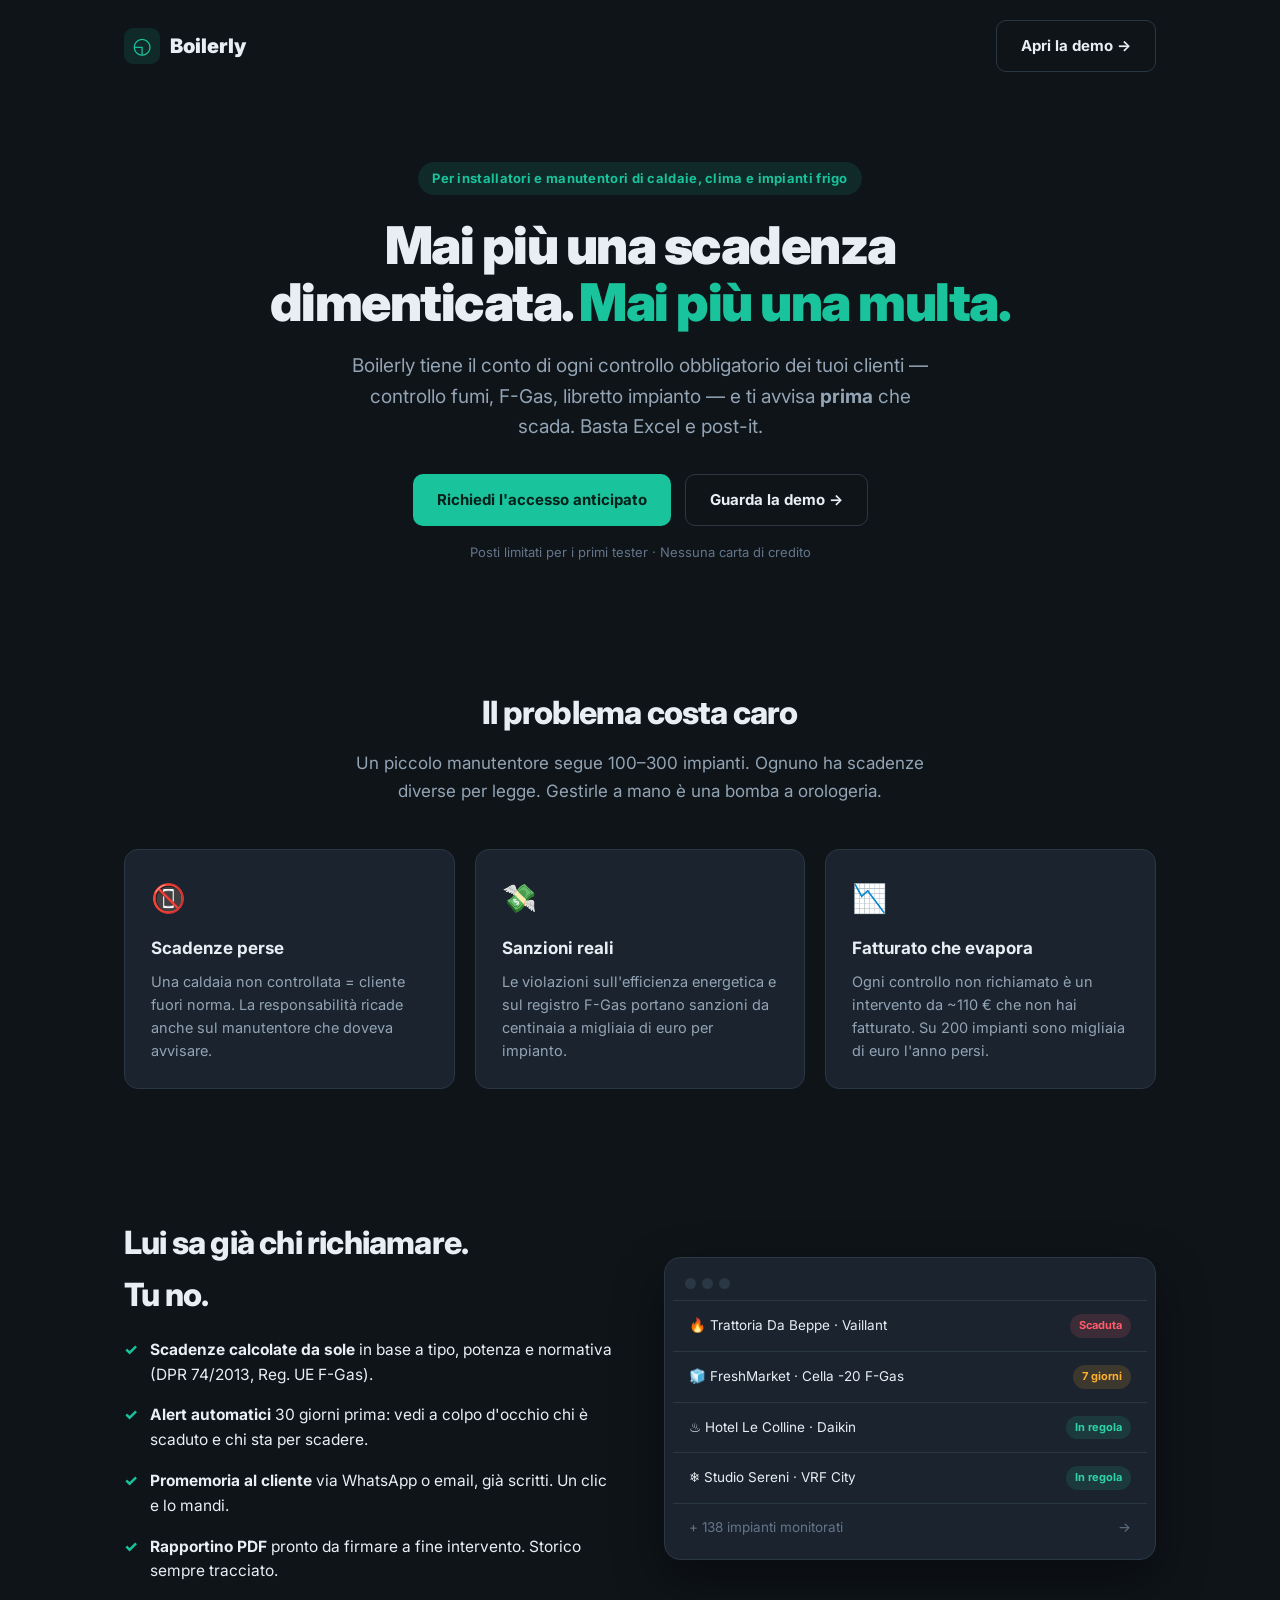
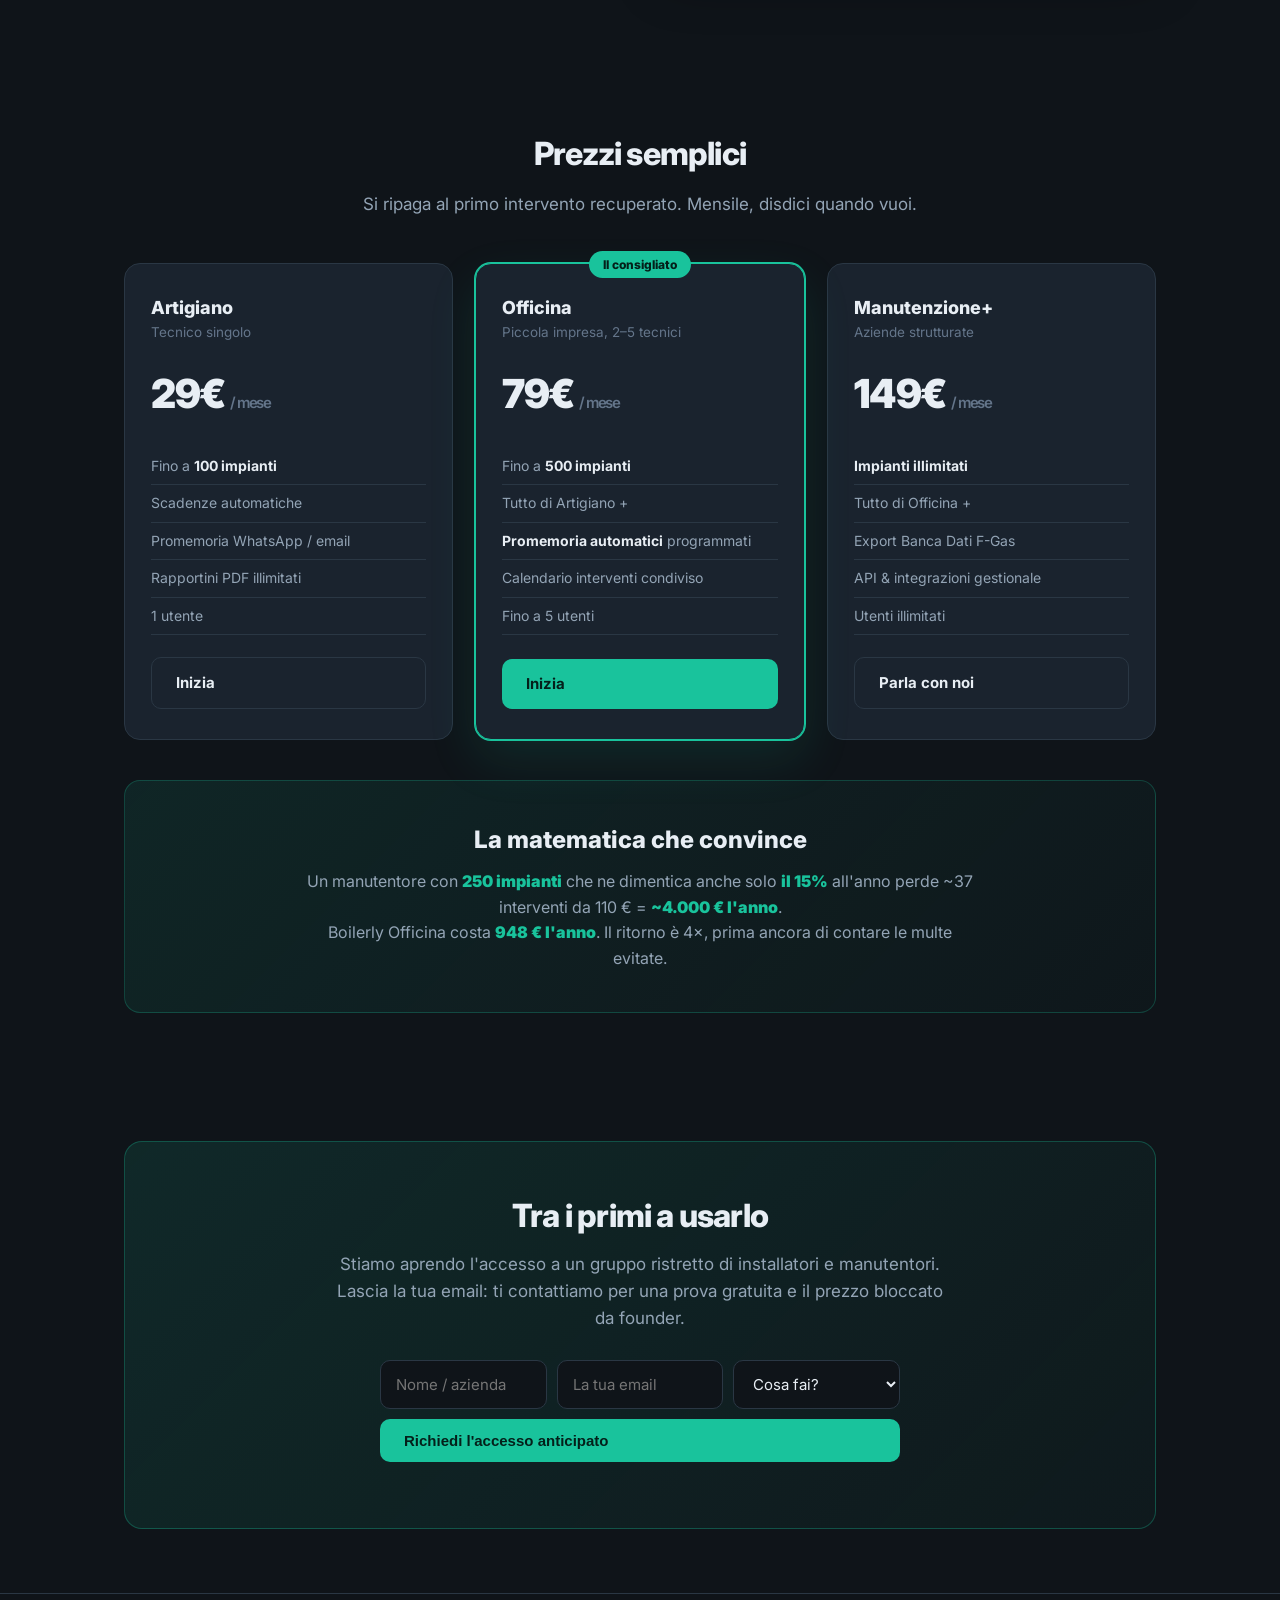
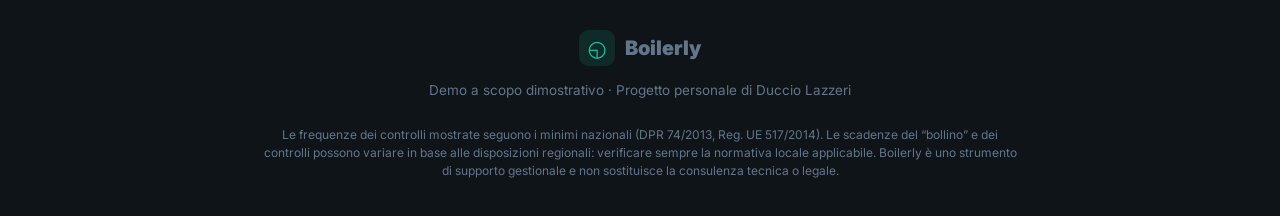
<file: index.html>
<!DOCTYPE html>
<html lang="it">
<head>
  <meta charset="UTF-8" />
  <meta name="viewport" content="width=device-width, initial-scale=1.0" />
  <meta name="robots" content="noindex, nofollow" />
  <title>Boilerly — Le scadenze dei tuoi impianti, sotto controllo</title>
  <link rel="preconnect" href="https://fonts.googleapis.com" />
  <link href="https://fonts.googleapis.com/css2?family=Inter:wght@400;500;600;700;800;900&display=swap" rel="stylesheet" />
  <style>
    :root{
      --bg:#0f1419; --panel:#1a232e; --line:#2a3744; --text:#e8eef4; --dim:#93a4b5;
      --mut:#64758a; --brand:#19c39c; --brand2:#12a886; --danger:#ff5d6c;
      font-family:'Inter',system-ui,sans-serif;
    }
    *{margin:0;padding:0;box-sizing:border-box}
    body{background:var(--bg);color:var(--text);-webkit-font-smoothing:antialiased;line-height:1.6}
    a{color:inherit;text-decoration:none}
    .wrap{max-width:1080px;margin:0 auto;padding:0 24px}
    .btn{display:inline-flex;align-items:center;gap:8px;background:var(--brand);color:#04201a;font-weight:700;padding:13px 24px;border-radius:10px;border:0;font-size:15px;transition:.15s;cursor:pointer}
    .btn:hover{background:var(--brand2)}
    .btn--ghost{background:transparent;color:var(--text);border:1px solid var(--line)}
    .btn--ghost:hover{border-color:var(--mut)}

    /* Nav */
    nav{display:flex;justify-content:space-between;align-items:center;padding:20px 0}
    .logo{display:flex;align-items:center;gap:10px;font-weight:900;font-size:20px}
    .logo span{color:var(--brand);background:rgba(25,195,156,.12);width:36px;height:36px;display:grid;place-items:center;border-radius:9px;font-size:22px}

    /* Hero */
    .hero{text-align:center;padding:70px 0 60px}
    .eyebrow{display:inline-block;background:rgba(25,195,156,.12);color:var(--brand);font-weight:700;font-size:13px;padding:6px 14px;border-radius:20px;margin-bottom:22px;letter-spacing:.3px}
    .hero h1{font-size:clamp(32px,5vw,52px);font-weight:900;letter-spacing:-1.5px;line-height:1.1;max-width:780px;margin:0 auto 20px}
    .hero h1 em{color:var(--brand);font-style:normal}
    .hero p{font-size:19px;color:var(--dim);max-width:600px;margin:0 auto 32px}
    .hero-cta{display:flex;gap:14px;justify-content:center;flex-wrap:wrap}
    .hero-note{margin-top:16px;font-size:13px;color:var(--mut)}

    /* Problem */
    .section{padding:64px 0}
    .section h2{font-size:32px;font-weight:800;letter-spacing:-.8px;text-align:center;margin-bottom:12px}
    .section .lead{text-align:center;color:var(--dim);max-width:620px;margin:0 auto 44px;font-size:17px}
    .cards{display:grid;grid-template-columns:repeat(3,1fr);gap:20px}
    .card{background:var(--panel);border:1px solid var(--line);border-radius:14px;padding:26px}
    .card .ico{font-size:28px;margin-bottom:14px}
    .card h3{font-size:17px;font-weight:700;margin-bottom:8px}
    .card p{color:var(--dim);font-size:14.5px}

    .split{display:grid;grid-template-columns:1fr 1fr;gap:48px;align-items:center}
    .split ul{list-style:none;margin-top:18px}
    .split li{display:flex;gap:12px;margin-bottom:16px;font-size:15.5px}
    .split li .chk{color:var(--brand);font-weight:800;flex-shrink:0}
    .panel-art{background:var(--panel);border:1px solid var(--line);border-radius:16px;padding:8px;box-shadow:0 20px 50px rgba(0,0,0,.4)}
    .panel-art .bar{height:34px;display:flex;align-items:center;gap:6px;padding:0 12px}
    .panel-art .bar i{width:11px;height:11px;border-radius:50%;background:var(--line)}
    .mock-row{display:flex;justify-content:space-between;align-items:center;padding:13px 16px;border-top:1px solid var(--line);font-size:13.5px}
    .mpill{font-size:11px;font-weight:700;padding:3px 9px;border-radius:12px}
    .mpill.r{background:rgba(255,93,108,.15);color:var(--danger)} .mpill.y{background:rgba(255,176,46,.15);color:#ffb02e} .mpill.g{background:rgba(45,212,167,.13);color:#2dd4a7}

    /* Pricing */
    .pricing{display:grid;grid-template-columns:repeat(3,1fr);gap:22px;align-items:stretch}
    .price{background:var(--panel);border:1px solid var(--line);border-radius:16px;padding:30px 26px;display:flex;flex-direction:column}
    .price.feat{border-color:var(--brand);box-shadow:0 0 0 1px var(--brand),0 20px 50px rgba(25,195,156,.12);position:relative}
    .price.feat .ribbon{position:absolute;top:-13px;left:50%;transform:translateX(-50%);background:var(--brand);color:#04201a;font-size:12px;font-weight:800;padding:4px 14px;border-radius:20px}
    .price h3{font-size:18px;font-weight:800}
    .price .who{color:var(--mut);font-size:13.5px;margin-bottom:18px}
    .price .amt{font-size:40px;font-weight:900;letter-spacing:-1.5px}
    .price .amt small{font-size:15px;font-weight:600;color:var(--mut)}
    .price ul{list-style:none;margin:22px 0;flex:1}
    .price li{font-size:14px;color:var(--dim);padding:7px 0;border-bottom:1px solid var(--line)}
    .price li b{color:var(--text)}

    .roi{background:linear-gradient(135deg,rgba(25,195,156,.1),rgba(25,195,156,.02));border:1px solid rgba(25,195,156,.25);border-radius:16px;padding:40px;text-align:center;margin-top:40px}
    .roi h3{font-size:24px;font-weight:800;margin-bottom:10px}
    .roi p{color:var(--dim);max-width:680px;margin:0 auto;font-size:16px}
    .roi .big{color:var(--brand);font-weight:900}

    /* Waitlist */
    .waitlist{background:linear-gradient(135deg,rgba(25,195,156,.12),rgba(25,195,156,.03));border:1px solid rgba(25,195,156,.3);border-radius:18px;padding:48px 40px;text-align:center}
    .waitlist h2{margin-bottom:10px}
    .waitlist .lead{margin-bottom:28px}
    .wl-form{display:flex;gap:10px;max-width:520px;margin:0 auto;flex-wrap:wrap}
    .wl-form input,.wl-form select{flex:1;min-width:160px;background:var(--bg);border:1px solid var(--line);color:var(--text);padding:13px 15px;border-radius:10px;font-size:15px;font-family:inherit}
    .wl-form input:focus,.wl-form select:focus{outline:none;border-color:var(--brand)}
    .wl-form button{flex-basis:100%}
    .wl-ok{display:none;background:var(--panel);border:1px solid var(--brand);border-radius:12px;padding:24px;max-width:520px;margin:0 auto;font-size:15.5px}
    .wl-ok.show{display:block}
    .wl-count{margin-top:18px;font-size:13px;color:var(--mut)}

    footer{border-top:1px solid var(--line);padding:36px 0;text-align:center;color:var(--mut);font-size:13.5px}
    .disclaimer{max-width:760px;margin:24px auto 0;font-size:12px;color:var(--mut);line-height:1.5}

    @media(max-width:860px){
      .cards,.pricing{grid-template-columns:1fr}
      .split{grid-template-columns:1fr;gap:28px}
    }
  </style>
</head>
<body>
  <div class="wrap">
    <nav>
      <div class="logo"><span>◵</span> Boilerly</div>
      <a class="btn btn--ghost" href="app.html">Apri la demo →</a>
    </nav>
  </div>

  <header class="hero">
    <div class="wrap">
      <span class="eyebrow">Per installatori e manutentori di caldaie, clima e impianti frigo</span>
      <h1>Mai più una scadenza dimenticata. <em>Mai più una multa.</em></h1>
      <p>Boilerly tiene il conto di ogni controllo obbligatorio dei tuoi clienti — controllo fumi, F-Gas, libretto impianto — e ti avvisa <strong>prima</strong> che scada. Basta Excel e post-it.</p>
      <div class="hero-cta">
        <a class="btn" href="#waitlist">Richiedi l'accesso anticipato</a>
        <a class="btn btn--ghost" href="app.html">Guarda la demo →</a>
      </div>
      <div class="hero-note">Posti limitati per i primi tester · Nessuna carta di credito</div>
    </div>
  </header>

  <section class="section">
    <div class="wrap">
      <h2>Il problema costa caro</h2>
      <p class="lead">Un piccolo manutentore segue 100–300 impianti. Ognuno ha scadenze diverse per legge. Gestirle a mano è una bomba a orologeria.</p>
      <div class="cards">
        <div class="card"><div class="ico">📵</div><h3>Scadenze perse</h3><p>Una caldaia non controllata = cliente fuori norma. La responsabilità ricade anche sul manutentore che doveva avvisare.</p></div>
        <div class="card"><div class="ico">💸</div><h3>Sanzioni reali</h3><p>Le violazioni sull'efficienza energetica e sul registro F-Gas portano sanzioni da centinaia a migliaia di euro per impianto.</p></div>
        <div class="card"><div class="ico">📉</div><h3>Fatturato che evapora</h3><p>Ogni controllo non richiamato è un intervento da ~110 € che non hai fatturato. Su 200 impianti sono migliaia di euro l'anno persi.</p></div>
      </div>
    </div>
  </section>

  <section class="section">
    <div class="wrap split">
      <div>
        <h2 style="text-align:left">Lui sa già chi richiamare.<br>Tu no.</h2>
        <ul>
          <li><span class="chk">✓</span> <span><b>Scadenze calcolate da sole</b> in base a tipo, potenza e normativa (DPR 74/2013, Reg. UE F-Gas).</span></li>
          <li><span class="chk">✓</span> <span><b>Alert automatici</b> 30 giorni prima: vedi a colpo d'occhio chi è scaduto e chi sta per scadere.</span></li>
          <li><span class="chk">✓</span> <span><b>Promemoria al cliente</b> via WhatsApp o email, già scritti. Un clic e lo mandi.</span></li>
          <li><span class="chk">✓</span> <span><b>Rapportino PDF</b> pronto da firmare a fine intervento. Storico sempre tracciato.</span></li>
        </ul>
      </div>
      <div class="panel-art">
        <div class="bar"><i></i><i></i><i></i></div>
        <div class="mock-row"><span>🔥 Trattoria Da Beppe · Vaillant</span><span class="mpill r">Scaduta</span></div>
        <div class="mock-row"><span>🧊 FreshMarket · Cella -20 F-Gas</span><span class="mpill y">7 giorni</span></div>
        <div class="mock-row"><span>♨️ Hotel Le Colline · Daikin</span><span class="mpill g">In regola</span></div>
        <div class="mock-row"><span>❄️ Studio Sereni · VRF City</span><span class="mpill g">In regola</span></div>
        <div class="mock-row" style="color:var(--mut)"><span>+ 138 impianti monitorati</span><span>→</span></div>
      </div>
    </div>
  </section>

  <section class="section" id="prezzi">
    <div class="wrap">
      <h2>Prezzi semplici</h2>
      <p class="lead">Si ripaga al primo intervento recuperato. Mensile, disdici quando vuoi.</p>
      <div class="pricing">
        <div class="price">
          <h3>Artigiano</h3>
          <div class="who">Tecnico singolo</div>
          <div class="amt">29€ <small>/ mese</small></div>
          <ul>
            <li>Fino a <b>100 impianti</b></li>
            <li>Scadenze automatiche</li>
            <li>Promemoria WhatsApp / email</li>
            <li>Rapportini PDF illimitati</li>
            <li>1 utente</li>
          </ul>
          <a class="btn btn--ghost" href="app.html">Inizia</a>
        </div>
        <div class="price feat">
          <div class="ribbon">Il consigliato</div>
          <h3>Officina</h3>
          <div class="who">Piccola impresa, 2–5 tecnici</div>
          <div class="amt">79€ <small>/ mese</small></div>
          <ul>
            <li>Fino a <b>500 impianti</b></li>
            <li>Tutto di Artigiano +</li>
            <li><b>Promemoria automatici</b> programmati</li>
            <li>Calendario interventi condiviso</li>
            <li>Fino a 5 utenti</li>
          </ul>
          <a class="btn" href="app.html">Inizia</a>
        </div>
        <div class="price">
          <h3>Manutenzione+</h3>
          <div class="who">Aziende strutturate</div>
          <div class="amt">149€ <small>/ mese</small></div>
          <ul>
            <li><b>Impianti illimitati</b></li>
            <li>Tutto di Officina +</li>
            <li>Export Banca Dati F-Gas</li>
            <li>API & integrazioni gestionale</li>
            <li>Utenti illimitati</li>
          </ul>
          <a class="btn btn--ghost" href="app.html">Parla con noi</a>
        </div>
      </div>

      <div class="roi">
        <h3>La matematica che convince</h3>
        <p>Un manutentore con <span class="big">250 impianti</span> che ne dimentica anche solo <span class="big">il 15%</span> all'anno perde ~37 interventi da 110 € = <span class="big">~4.000 € l'anno</span>.<br>Boilerly Officina costa <span class="big">948 € l'anno</span>. Il ritorno è 4×, prima ancora di contare le multe evitate.</p>
      </div>
    </div>
  </section>

  <section class="section" id="waitlist">
    <div class="wrap">
      <div class="waitlist">
        <h2>Tra i primi a usarlo</h2>
        <p class="lead">Stiamo aprendo l'accesso a un gruppo ristretto di installatori e manutentori. Lascia la tua email: ti contattiamo per una prova gratuita e il prezzo bloccato da founder.</p>
        <form class="wl-form" id="wl-form">
          <input type="text" name="nome" placeholder="Nome / azienda" autocomplete="organization" />
          <input type="email" name="email" placeholder="La tua email" required autocomplete="email" />
          <select name="ruolo" aria-label="Cosa fai">
            <option value="">Cosa fai?</option>
            <option>Caldaie / termoidraulica</option>
            <option>Climatizzazione</option>
            <option>Refrigerazione / F-Gas</option>
            <option>Impianti elettrici</option>
            <option>CAT / multiservizi</option>
            <option>Altro</option>
          </select>
          <button class="btn" type="submit">Richiedi l'accesso anticipato</button>
        </form>
        <div class="wl-ok" id="wl-ok">✓ <strong>Ci siamo!</strong> Ti scriviamo a breve per la prova gratuita. Grazie per la fiducia.</div>
        <div class="wl-count" id="wl-count"></div>
      </div>
    </div>
  </section>

  <footer>
    <div class="wrap">
      <div class="logo" style="justify-content:center;margin-bottom:14px"><span>◵</span> Boilerly</div>
      <p>Demo a scopo dimostrativo · Progetto personale di Duccio Lazzeri</p>
      <p class="disclaimer">Le frequenze dei controlli mostrate seguono i minimi nazionali (DPR 74/2013, Reg. UE 517/2014). Le scadenze del “bollino” e dei controlli possono variare in base alle disposizioni regionali: verificare sempre la normativa locale applicabile. Boilerly è uno strumento di supporto gestionale e non sostituisce la consulenza tecnica o legale.</p>
    </div>
  </footer>

  <script>
    /* =====================================================================
     * Lista d'attesa
     * ---------------------------------------------------------------------
     * PER ATTIVARE LA RACCOLTA EMAIL VERA (2 minuti, gratis):
     *  1. Vai su https://formspree.io  ->  crea un form gratuito.
     *  2. Copia l'endpoint (es. https://formspree.io/f/abcdwxyz).
     *  3. Incollalo qui sotto in FORMSPREE_ENDPOINT.
     * Finche' resta vuoto, le richieste vengono salvate solo in questo
     * browser (localStorage) per non perderle durante i test.
     * =================================================================== */
    const FORMSPREE_ENDPOINT = "https://formspree.io/f/mojbbevp"; // raccolta email attiva

    const form = document.getElementById('wl-form');
    const okBox = document.getElementById('wl-ok');

    form.addEventListener('submit', async (e) => {
      e.preventDefault();
      const data = Object.fromEntries(new FormData(form).entries());
      data.ts = new Date().toISOString();

      // Backup locale (sempre): non perdiamo un lead anche senza Formspree
      try {
        const key = 'boilerly:waitlist';
        const list = JSON.parse(localStorage.getItem(key) || '[]');
        list.push(data);
        localStorage.setItem(key, JSON.stringify(list));
      } catch (_) {}

      // Invio reale, se configurato
      if (FORMSPREE_ENDPOINT) {
        try {
          await fetch(FORMSPREE_ENDPOINT, {
            method: 'POST',
            headers: { 'Accept': 'application/json', 'Content-Type': 'application/json' },
            body: JSON.stringify(data),
          });
        } catch (_) { /* il backup locale ci copre comunque */ }
      }

      form.style.display = 'none';
      okBox.classList.add('show');
    });
  </script>
</body>
</html>
</file>
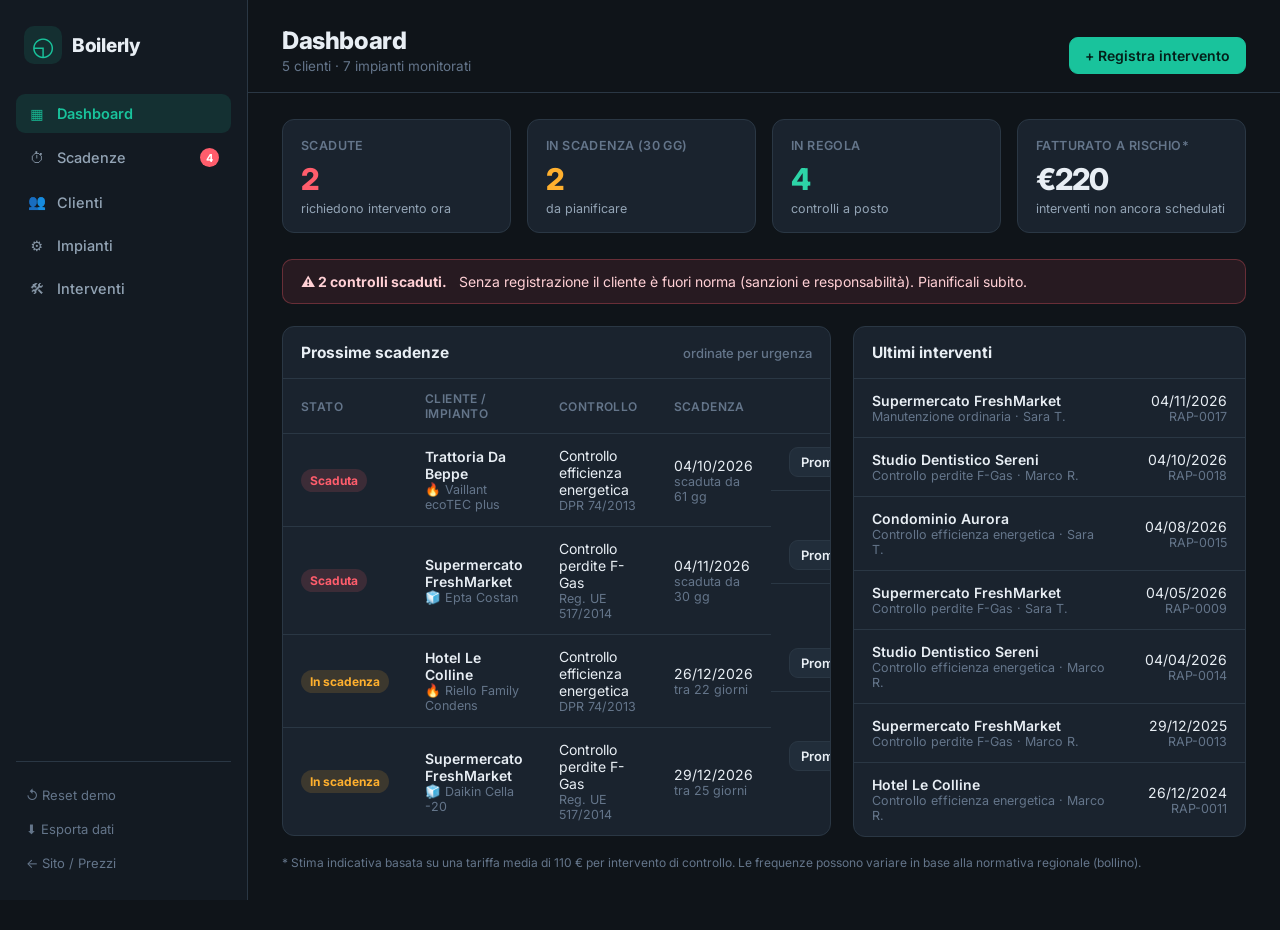
<file: app.html>
<!DOCTYPE html>
<html lang="it">
<head>
  <meta charset="UTF-8" />
  <meta name="viewport" content="width=device-width, initial-scale=1.0" />
  <meta name="robots" content="noindex, nofollow" />
  <title>Boilerly — Scadenze impianti sotto controllo</title>
  <link rel="preconnect" href="https://fonts.googleapis.com" />
  <link rel="preconnect" href="https://fonts.gstatic.com" crossorigin />
  <link href="https://fonts.googleapis.com/css2?family=Inter:wght@400;500;600;700;800&display=swap" rel="stylesheet" />
  <link rel="stylesheet" href="css/style.css" />
</head>
<body>
  <div id="app" class="app">
    <!-- ============ SIDEBAR ============ -->
    <aside class="sidebar">
      <div class="brand">
        <span class="brand__logo">◵</span>
        <span class="brand__name">Boilerly</span>
      </div>
      <nav class="nav">
        <button class="nav__item" data-view="dashboard"><span class="nav__ico">▦</span> Dashboard</button>
        <button class="nav__item" data-view="scadenze"><span class="nav__ico">⏱</span> Scadenze <span id="nav-badge" class="nav__badge"></span></button>
        <button class="nav__item" data-view="clienti"><span class="nav__ico">👥</span> Clienti</button>
        <button class="nav__item" data-view="impianti"><span class="nav__ico">⚙</span> Impianti</button>
        <button class="nav__item" data-view="interventi"><span class="nav__ico">🛠</span> Interventi</button>
      </nav>
      <div class="sidebar__foot">
        <button id="btn-reset" class="link-muted" title="Ripristina i dati demo">↺ Reset demo</button>
        <button id="btn-export" class="link-muted" title="Esporta il database in JSON">⬇ Esporta dati</button>
        <a class="link-muted" href="index.html">← Sito / Prezzi</a>
      </div>
    </aside>

    <!-- ============ MAIN ============ -->
    <main class="main">
      <header class="topbar">
        <div>
          <h1 id="view-title">Dashboard</h1>
          <p id="view-sub" class="topbar__sub"></p>
        </div>
        <div class="topbar__actions" id="topbar-actions"></div>
      </header>
      <section id="view" class="view"></section>
    </main>
  </div>

  <!-- ============ MODAL ============ -->
  <div id="modal" class="modal" hidden>
    <div class="modal__backdrop" data-close></div>
    <div class="modal__card">
      <div class="modal__head">
        <h2 id="modal-title">Titolo</h2>
        <button class="modal__x" data-close aria-label="Chiudi">✕</button>
      </div>
      <div id="modal-body" class="modal__body"></div>
    </div>
  </div>

  <!-- ============ TOAST ============ -->
  <div id="toast" class="toast" hidden></div>

  <script src="js/compliance.js"></script>
  <script src="js/store.js"></script>
  <script src="js/app.js"></script>
</body>
</html>
</file>
<file: css/style.css>
/* =========================================================================
 * Boilerly — Stile applicazione
 * ========================================================================= */
:root {
  --bg: #0f1419;
  --bg-side: #131a22;
  --panel: #1a232e;
  --panel-2: #212d3a;
  --line: #2a3744;
  --text: #e8eef4;
  --text-dim: #93a4b5;
  --text-mut: #64758a;
  --brand: #19c39c;
  --brand-2: #12a886;
  --danger: #ff5d6c;
  --warn: #ffb02e;
  --ok: #2dd4a7;
  --info: #56a8ff;
  --radius: 12px;
  --shadow: 0 8px 30px rgba(0,0,0,.35);
  font-family: 'Inter', system-ui, sans-serif;
}

* { box-sizing: border-box; margin: 0; padding: 0; }
html, body { height: 100%; }
body { background: var(--bg); color: var(--text); -webkit-font-smoothing: antialiased; }
button { font-family: inherit; cursor: pointer; }
a { color: inherit; text-decoration: none; }

/* ---------------- Layout ---------------- */
.app { display: grid; grid-template-columns: 248px 1fr; min-height: 100vh; }

.sidebar {
  background: var(--bg-side);
  border-right: 1px solid var(--line);
  display: flex; flex-direction: column;
  padding: 22px 16px;
  position: sticky; top: 0; height: 100vh;
}
.brand { display: flex; align-items: center; gap: 10px; padding: 4px 8px 22px; }
.brand__logo {
  font-size: 26px; color: var(--brand);
  background: rgba(25,195,156,.12); width: 38px; height: 38px;
  display: grid; place-items: center; border-radius: 10px;
}
.brand__name { font-weight: 800; font-size: 19px; letter-spacing: -.3px; }

.nav { display: flex; flex-direction: column; gap: 4px; margin-top: 8px; }
.nav__item {
  display: flex; align-items: center; gap: 11px;
  background: transparent; border: 0; color: var(--text-dim);
  padding: 11px 12px; border-radius: 9px; font-size: 14.5px; font-weight: 500;
  text-align: left; transition: .15s;
}
.nav__item:hover { background: var(--panel); color: var(--text); }
.nav__item.is-active { background: rgba(25,195,156,.13); color: var(--brand); font-weight: 600; }
.nav__ico { width: 18px; text-align: center; opacity: .9; }
.nav__badge {
  margin-left: auto; background: var(--danger); color: #fff;
  font-size: 11px; font-weight: 700; min-width: 19px; height: 19px;
  border-radius: 10px; display: none; place-items: center; padding: 0 5px;
}
.nav__badge.show { display: grid; }

.sidebar__foot { margin-top: auto; display: flex; flex-direction: column; gap: 4px; padding-top: 18px; border-top: 1px solid var(--line); }
.link-muted { background: none; border: 0; color: var(--text-mut); font-size: 13px; text-align: left; padding: 7px 10px; border-radius: 7px; transition: .15s; }
.link-muted:hover { color: var(--text); background: var(--panel); }

.main { display: flex; flex-direction: column; min-width: 0; }
.topbar {
  display: flex; justify-content: space-between; align-items: flex-end; gap: 16px;
  padding: 26px 34px 18px; border-bottom: 1px solid var(--line);
}
.topbar h1 { font-size: 24px; font-weight: 800; letter-spacing: -.4px; }
.topbar__sub { color: var(--text-mut); font-size: 13.5px; margin-top: 3px; }
.topbar__actions { display: flex; gap: 10px; }

.view { padding: 26px 34px 60px; }

/* ---------------- Buttons ---------------- */
.btn {
  display: inline-flex; align-items: center; gap: 8px;
  background: var(--panel-2); color: var(--text);
  border: 1px solid var(--line); border-radius: 9px;
  padding: 9px 15px; font-size: 14px; font-weight: 600; transition: .15s;
}
.btn:hover { border-color: var(--text-mut); }
.btn--primary { background: var(--brand); color: #04201a; border-color: var(--brand); }
.btn--primary:hover { background: var(--brand-2); border-color: var(--brand-2); }
.btn--ghost { background: transparent; }
.btn--sm { padding: 6px 11px; font-size: 13px; }
.btn--danger { color: var(--danger); border-color: rgba(255,93,108,.4); }
.btn--danger:hover { background: rgba(255,93,108,.12); }

/* ---------------- Cards / KPI ---------------- */
.kpis { display: grid; grid-template-columns: repeat(4, 1fr); gap: 16px; margin-bottom: 26px; }
.kpi { background: var(--panel); border: 1px solid var(--line); border-radius: var(--radius); padding: 18px 18px 16px; }
.kpi__label { color: var(--text-mut); font-size: 12.5px; font-weight: 600; text-transform: uppercase; letter-spacing: .4px; }
.kpi__value { font-size: 30px; font-weight: 800; margin-top: 8px; letter-spacing: -1px; }
.kpi__hint { font-size: 12.5px; color: var(--text-dim); margin-top: 4px; }
.kpi--danger .kpi__value { color: var(--danger); }
.kpi--warn .kpi__value { color: var(--warn); }
.kpi--ok .kpi__value { color: var(--ok); }

.grid-2 { display: grid; grid-template-columns: 1.4fr 1fr; gap: 22px; align-items: start; }

.panel { background: var(--panel); border: 1px solid var(--line); border-radius: var(--radius); overflow: hidden; }
.panel__head { display: flex; justify-content: space-between; align-items: center; padding: 16px 18px; border-bottom: 1px solid var(--line); }
.panel__head h3 { font-size: 15.5px; font-weight: 700; }
.panel__head .muted { color: var(--text-mut); font-size: 13px; font-weight: 500; }

/* ---------------- Table ---------------- */
.table { width: 100%; border-collapse: collapse; font-size: 14px; }
.table th { text-align: left; color: var(--text-mut); font-weight: 600; font-size: 12px; text-transform: uppercase; letter-spacing: .4px; padding: 12px 18px; border-bottom: 1px solid var(--line); }
.table td { padding: 13px 18px; border-bottom: 1px solid var(--line); vertical-align: middle; }
.table tr:last-child td { border-bottom: 0; }
.table tbody tr { transition: .12s; }
.table tbody tr:hover { background: var(--panel-2); }
.table .strong { font-weight: 600; }
.table .sub { color: var(--text-mut); font-size: 12.5px; }
.row-actions { display: flex; gap: 6px; justify-content: flex-end; }

.clickable { cursor: pointer; }

/* ---------------- Badges / pills ---------------- */
.pill { display: inline-flex; align-items: center; gap: 6px; font-size: 12px; font-weight: 700; padding: 4px 9px; border-radius: 20px; white-space: nowrap; }
.pill--scaduta { background: rgba(255,93,108,.15); color: var(--danger); }
.pill--in_scadenza { background: rgba(255,176,46,.15); color: var(--warn); }
.pill--ok { background: rgba(45,212,167,.13); color: var(--ok); }
.pill--neutral { background: var(--panel-2); color: var(--text-dim); }
.dot { width: 8px; height: 8px; border-radius: 50%; display: inline-block; }
.dot--scaduta { background: var(--danger); } .dot--in_scadenza { background: var(--warn); } .dot--ok { background: var(--ok); }

.tag { display: inline-flex; align-items: center; gap: 5px; background: var(--panel-2); border: 1px solid var(--line); border-radius: 7px; padding: 3px 8px; font-size: 12.5px; color: var(--text-dim); }

/* ---------------- Empty / misc ---------------- */
.empty { text-align: center; padding: 60px 20px; color: var(--text-mut); }
.empty__ico { font-size: 40px; opacity: .5; }
.toolbar { display: flex; gap: 10px; margin-bottom: 18px; align-items: center; }
.search { flex: 1; max-width: 360px; background: var(--panel); border: 1px solid var(--line); color: var(--text); padding: 10px 13px; border-radius: 9px; font-size: 14px; }
.search:focus { outline: none; border-color: var(--brand); }
.select { background: var(--panel); border: 1px solid var(--line); color: var(--text); padding: 10px 13px; border-radius: 9px; font-size: 14px; }

.alert-bar { display: flex; align-items: center; gap: 12px; background: rgba(255,93,108,.1); border: 1px solid rgba(255,93,108,.3); color: #ffd0d5; padding: 13px 18px; border-radius: 10px; margin-bottom: 22px; font-size: 14px; }
.alert-bar.warn { background: rgba(255,176,46,.1); border-color: rgba(255,176,46,.3); color: #ffe6bd; }
.alert-bar.ok { background: rgba(45,212,167,.08); border-color: rgba(45,212,167,.25); color: #b6f0df; }

/* ---------------- Modal ---------------- */
.modal { position: fixed; inset: 0; display: grid; place-items: center; z-index: 50; }
.modal[hidden] { display: none; }
.modal__backdrop { position: absolute; inset: 0; background: rgba(4,8,12,.66); backdrop-filter: blur(2px); }
.modal__card { position: relative; width: min(560px, 92vw); max-height: 90vh; overflow: auto; background: var(--panel); border: 1px solid var(--line); border-radius: 14px; box-shadow: var(--shadow); }
.modal__head { display: flex; justify-content: space-between; align-items: center; padding: 18px 22px; border-bottom: 1px solid var(--line); position: sticky; top: 0; background: var(--panel); }
.modal__head h2 { font-size: 17px; font-weight: 700; }
.modal__x { background: none; border: 0; color: var(--text-mut); font-size: 16px; }
.modal__x:hover { color: var(--text); }
.modal__body { padding: 22px; }

/* ---------------- Forms ---------------- */
.field { margin-bottom: 15px; }
.field label { display: block; font-size: 13px; font-weight: 600; color: var(--text-dim); margin-bottom: 6px; }
.field input, .field select, .field textarea {
  width: 100%; background: var(--bg); border: 1px solid var(--line); color: var(--text);
  padding: 10px 12px; border-radius: 9px; font-size: 14px; font-family: inherit;
}
.field input:focus, .field select:focus, .field textarea:focus { outline: none; border-color: var(--brand); }
.field textarea { resize: vertical; min-height: 70px; }
.field-row { display: grid; grid-template-columns: 1fr 1fr; gap: 14px; }
.form-actions { display: flex; justify-content: flex-end; gap: 10px; margin-top: 22px; }
.hint { font-size: 12px; color: var(--text-mut); margin-top: 5px; }

/* Detail blocks (modal scadenze impianto) */
.detail-list { display: flex; flex-direction: column; gap: 10px; }
.detail-row { display: flex; justify-content: space-between; align-items: center; gap: 12px; background: var(--bg); border: 1px solid var(--line); border-radius: 10px; padding: 12px 14px; }
.detail-row__main { display: flex; flex-direction: column; gap: 3px; }
.detail-row__main .t { font-weight: 600; font-size: 14px; }
.detail-row__main .s { font-size: 12.5px; color: var(--text-mut); }
.kv { display: grid; grid-template-columns: 130px 1fr; gap: 6px 14px; font-size: 14px; margin-bottom: 18px; }
.kv dt { color: var(--text-mut); }
.kv dd { color: var(--text); }

.repl-box { background: var(--bg); border: 1px solid var(--line); border-radius: 10px; padding: 14px; font-size: 13.5px; line-height: 1.55; white-space: pre-wrap; color: var(--text-dim); margin: 6px 0 14px; }

/* ---------------- Toast ---------------- */
.toast { position: fixed; bottom: 24px; left: 50%; transform: translateX(-50%); background: var(--panel-2); border: 1px solid var(--line); color: var(--text); padding: 12px 20px; border-radius: 10px; box-shadow: var(--shadow); z-index: 80; font-size: 14px; font-weight: 500; }
.toast[hidden] { display: none; }
.toast--ok { border-color: var(--brand); }

/* ---------------- Responsive ---------------- */
@media (max-width: 900px) {
  .app { grid-template-columns: 1fr; }
  .sidebar { position: static; height: auto; flex-direction: row; flex-wrap: wrap; align-items: center; }
  .sidebar__foot { flex-direction: row; border-top: 0; padding-top: 0; margin: 0 0 0 auto; }
  .nav { flex-direction: row; flex-wrap: wrap; }
  .kpis { grid-template-columns: repeat(2, 1fr); }
  .grid-2 { grid-template-columns: 1fr; }
  .field-row { grid-template-columns: 1fr; }
  .view, .topbar { padding-left: 18px; padding-right: 18px; }
}

/* ---------------- Print (rapportino) ---------------- */
@media print {
  body { background: #fff; color: #000; }
  .sidebar, .topbar, .modal__head, .toast { display: none !important; }
}
</file>
